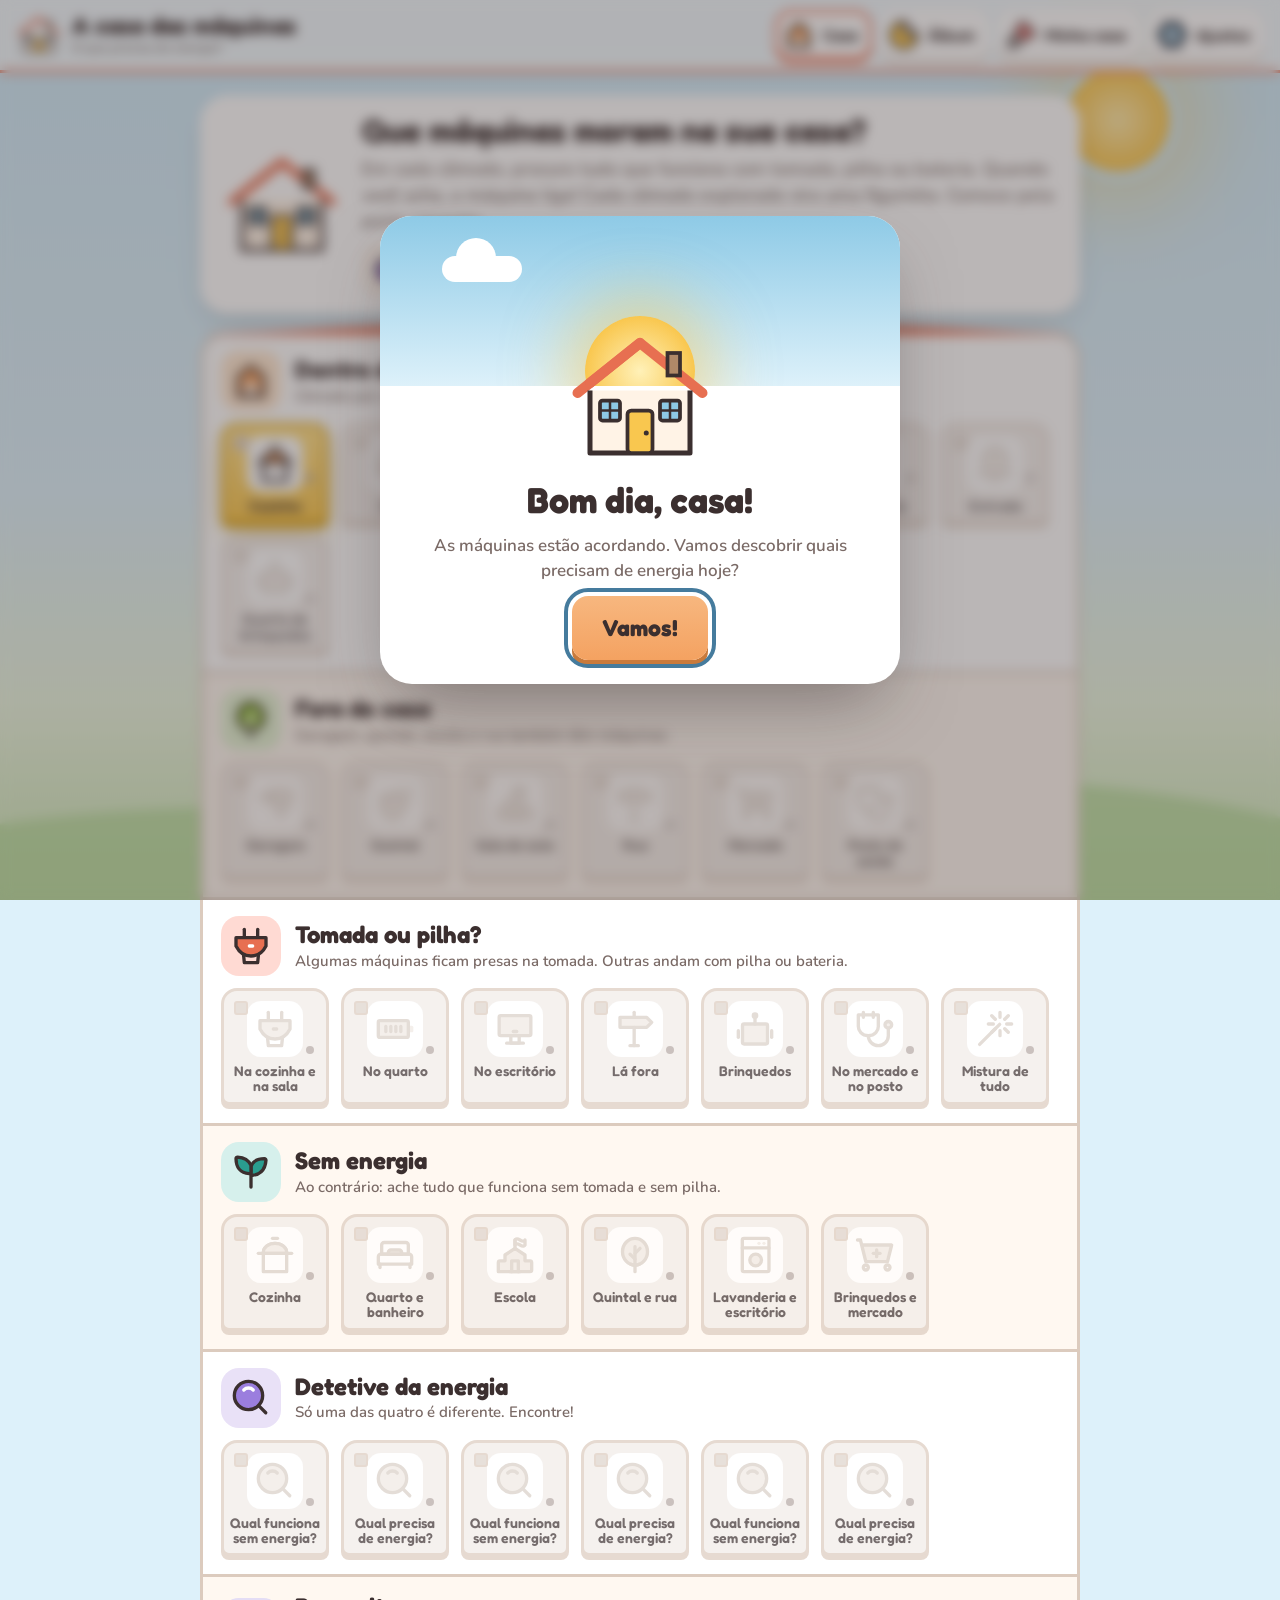
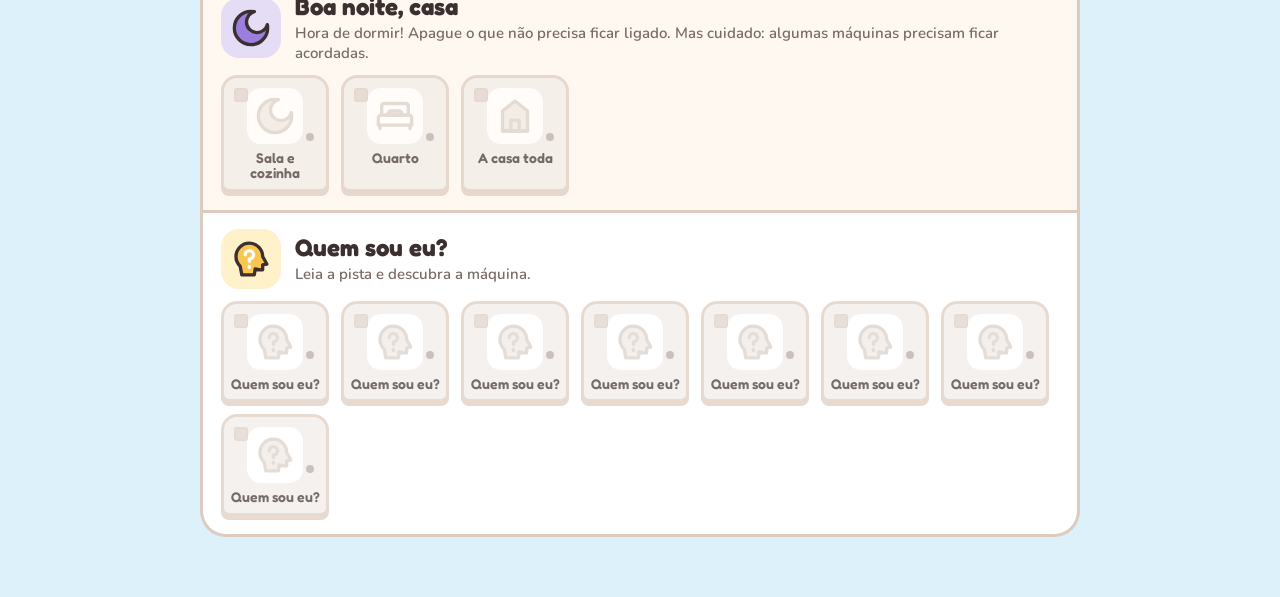
<file: index.html>
<!DOCTYPE html>
<html lang="pt-BR">
<head>
<meta charset="utf-8">
<meta name="viewport" content="width=device-width, initial-scale=1">
<meta name="color-scheme" content="light">
<meta name="theme-color" content="#DDF1FA">
<title>A casa das máquinas</title>
<meta name="description" content="Jogo para crianças: em cada cômodo da casa, ache tudo que funciona com tomada, pilha ou bateria, e descubra o que funciona sem energia nenhuma.">
<link rel="icon" href="favicon.svg" type="image/svg+xml">
<link rel="preload" href="fontes/fredoka-700.woff2" as="font" type="font/woff2" crossorigin>
<link rel="preload" href="fontes/nunito-600.woff2" as="font" type="font/woff2" crossorigin>
<link rel="stylesheet" href="estilo.css">
</head>
<body>
<div class="fundo" aria-hidden="true"></div>
<span class="nuvem" aria-hidden="true"></span><span class="nuvem n2" aria-hidden="true"></span>

<header class="barra">
  <button class="marca" id="btInicio" aria-label="Ir para a casa"><span><b>A casa das máquinas</b><small>O que precisa de energia?</small></span></button>
  <button class="bt-barra" id="btMapa"><span>Casa</span></button>
  <button class="bt-barra" id="btAlbum"><span>Álbum</span></button>
  <button class="bt-barra" id="btMinha"><span>Minha casa</span></button>
  <button class="bt-barra" id="btAjustes" aria-label="Ajustes"><span>Ajustes</span></button>
</header>

<main>
  <section class="tela" id="mapa"></section>

  <section class="tela oculto" id="jogo">
    <div class="jogo-topo">
      <button class="bt-voltar" id="btVoltar">Casa</button>
      <div class="chip" id="chipComodo"></div>
      <div class="previa" id="previa" aria-hidden="true"></div>
      <button class="bt-redondo" id="btOuvir" aria-label="Ouvir a instrução"></button>
    </div>
    <div class="pergunta" id="pergunta" aria-live="polite"></div>
    <div class="contador" id="contador"></div>
    <div class="cena" id="cena"></div>
    <div class="caixas oculto" id="caixas"></div>
    <div class="aviso" id="aviso" aria-live="polite"></div>
  </section>

  <section class="tela oculto" id="album"></section>
  <section class="tela oculto" id="minha"></section>
  <section class="tela oculto" id="ajustes"></section>
</main>

<div class="veu oculto" id="ritual" role="dialog" aria-modal="true"></div>
<div class="veu oculto" id="premio" role="dialog" aria-modal="true" aria-labelledby="premioTit"></div>

<script src="icones.js"></script>
<script src="jogo.js"></script>
</body>
</html>
</file>
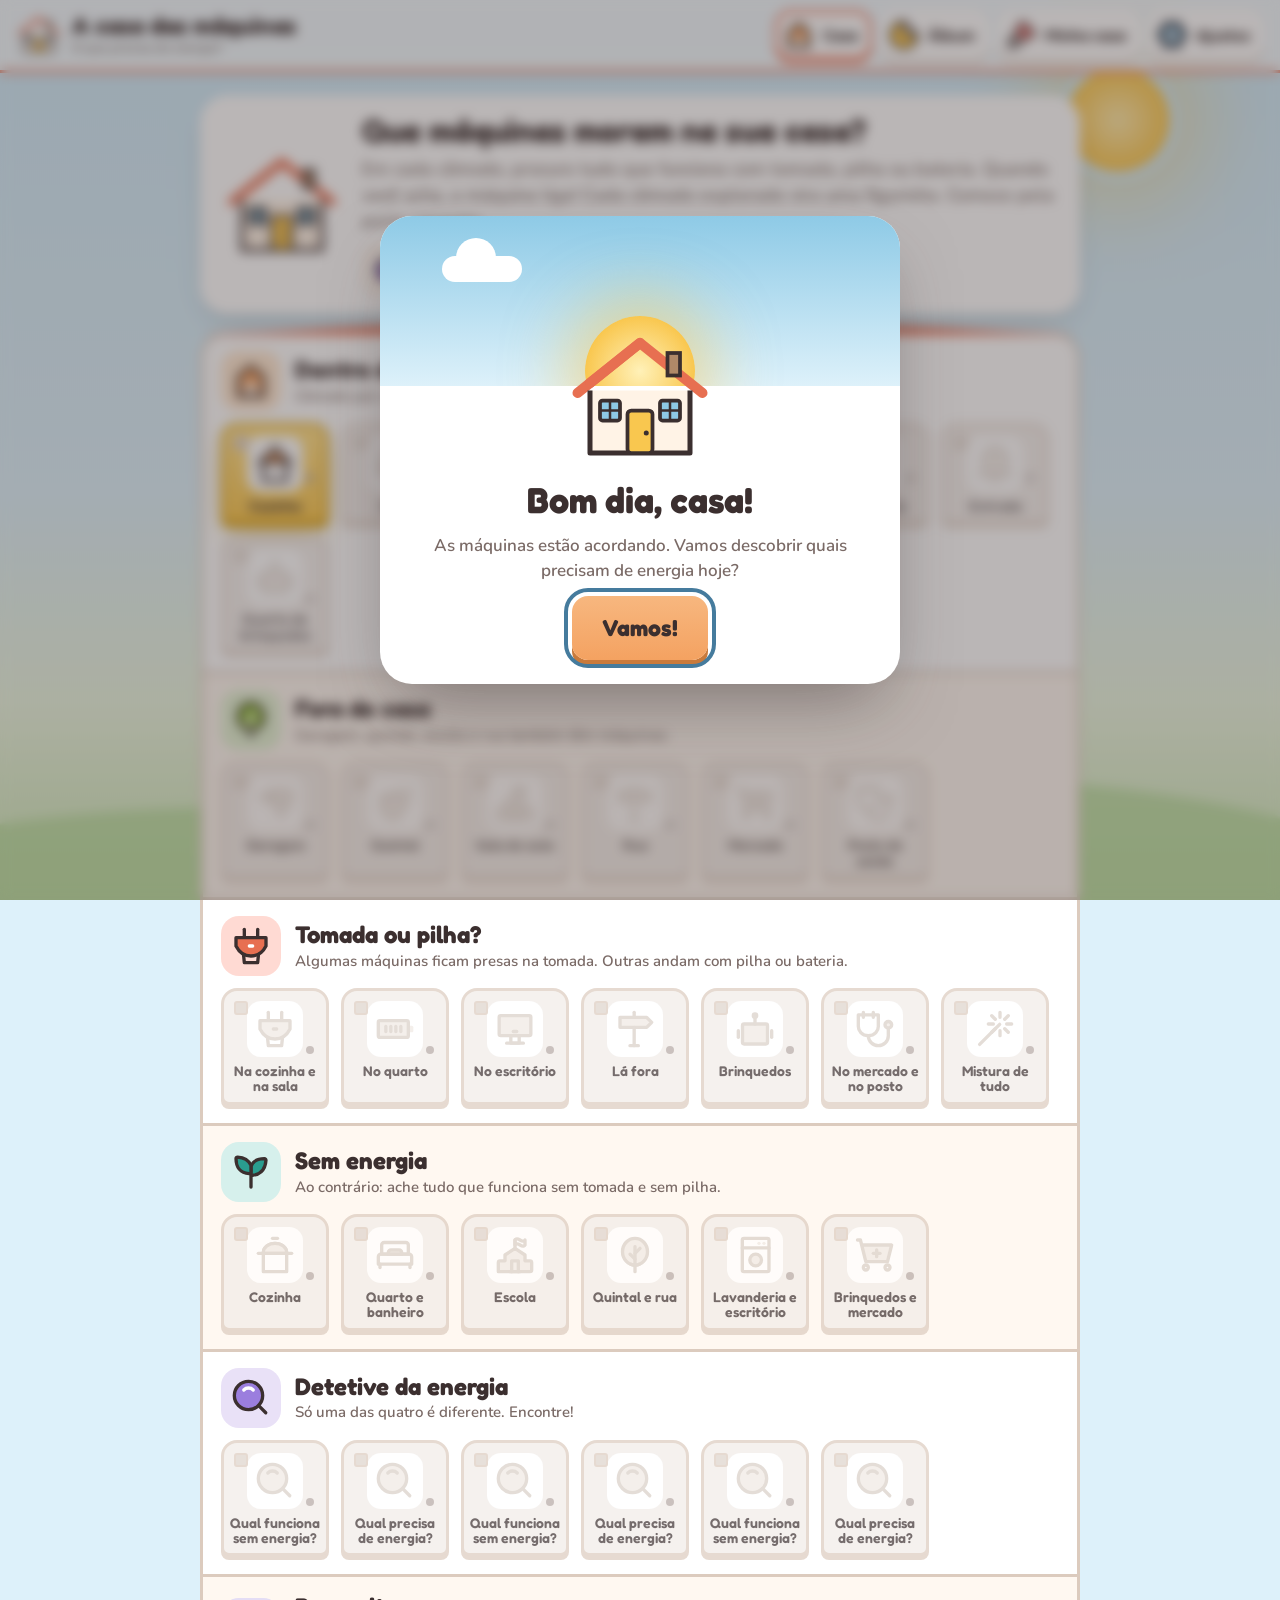
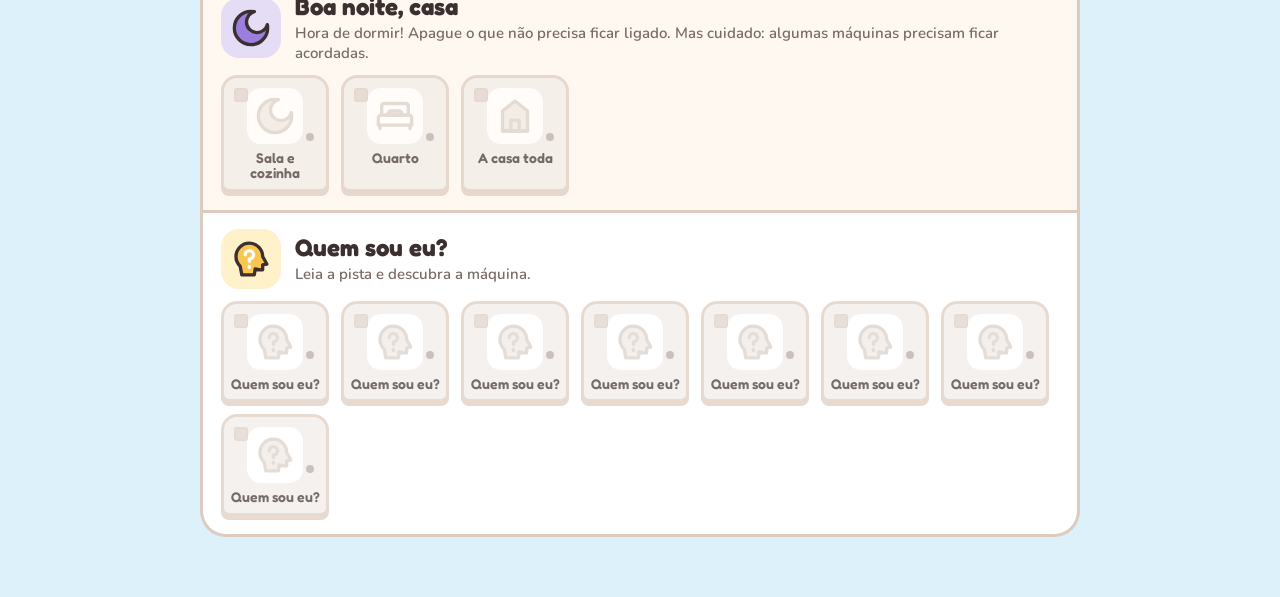
<file: CASA-DAS-TECNOLOGIAS.html>
<!DOCTYPE html>
<html lang="pt-BR"><head><meta charset="utf-8"><meta http-equiv="refresh" content="0; url=./"><link rel="canonical" href="https://casa-das-tecnologias.cliick.dev/"><title>A casa das máquinas</title></head>
<body><p>O jogo mudou de endereço: <a href="./">casa-das-tecnologias.cliick.dev</a></p></body></html>
</file>
<file: estilo.css>
@font-face{font-family:"Fredoka";src:url(fontes/fredoka-600.woff2) format("woff2");font-weight:600;font-display:swap}
@font-face{font-family:"Fredoka";src:url(fontes/fredoka-700.woff2) format("woff2");font-weight:700;font-display:swap}
@font-face{font-family:"Nunito";src:url(fontes/nunito-600.woff2) format("woff2");font-weight:600;font-display:swap}
@font-face{font-family:"Nunito";src:url(fontes/nunito-800.woff2) format("woff2");font-weight:800;font-display:swap}

:root{
  color-scheme:light;
  --tinta:#3B2F2F; --tinta-2:#7A6A66; --tinta-3:#B5A8A3;
  --ceu:#DDF1FA; --grama:#CDE8B5; --papel:#FFFFFF; --papel-2:#FFF8F1; --borda:#EFE3D9; --borda-2:#DCCBBE;
  --laranja:#F4A261; --laranja-escuro:#C97A3B; --tijolo:#E76F51; --tijolo-escuro:#B9533A; --verde:#2A9D8F; --verde-escuro:#1F7A6F; --verde-suave:#DDF1EE;
  --amarelo:#F9C74F; --amarelo-escuro:#D9A520; --amarelo-suave:#FFF3CD; --azul:#457B9D; --azul-suave:#E1EEF6;
  --sombra:0 2px 0 rgba(59,47,47,.05),0 12px 30px -12px rgba(59,47,47,.28);
  --titulo:"Fredoka","Nunito",system-ui,sans-serif; --texto:"Nunito",system-ui,sans-serif;
  --mola:cubic-bezier(.34,1.56,.64,1);
}
*{box-sizing:border-box;margin:0;padding:0}
html{background:var(--ceu)}
body{font-family:var(--texto);font-weight:600;color:var(--tinta);min-height:100vh;-webkit-tap-highlight-color:transparent;overflow-x:hidden}
button{font:inherit;color:inherit;cursor:pointer;border:none;background:none}
button:focus-visible{outline:4px solid var(--azul);outline-offset:4px;border-radius:16px}
svg{display:block}
.oculto{display:none!important}
/* céu, sol e gramado */
.fundo{position:fixed;inset:0;z-index:-1;background:linear-gradient(180deg,#CFEAF8 0%,var(--ceu) 55%,#EAF6E0 78%,var(--grama) 100%)}
.fundo::before{content:"";position:absolute;right:8%;top:60px;width:120px;height:120px;border-radius:50%;background:radial-gradient(circle,#FFE9A8 0,#F9C74F 60%,rgba(249,199,79,0) 62%);box-shadow:0 0 80px 30px rgba(249,199,79,.35);animation:sol 40s linear infinite}
.fundo::after{content:"";position:absolute;left:0;right:0;bottom:0;height:24vh;background:radial-gradient(ellipse at 20% 100%,#B5DB9A 0 30%,transparent 31%),radial-gradient(ellipse at 70% 100%,#B5DB9A 0 40%,transparent 41%);opacity:.7}
@keyframes sol{from{transform:rotate(0)}to{transform:rotate(360deg)}}
.nuvem{position:fixed;top:14%;left:-160px;width:120px;height:40px;background:#fff;border-radius:40px;opacity:.85;z-index:-1;animation:nuvem 80s linear infinite}
.nuvem::before,.nuvem::after{content:"";position:absolute;background:#fff;border-radius:50%}
.nuvem::before{width:56px;height:56px;left:18px;top:-26px}
.nuvem::after{width:40px;height:40px;left:62px;top:-16px}
.nuvem.n2{top:30%;transform:scale(.6);animation-duration:110s;animation-delay:-50s}
@keyframes nuvem{from{left:-160px}to{left:110%}}

/* ================= barra ================= */
.barra{position:sticky;top:0;z-index:20;display:flex;align-items:center;gap:8px;padding:10px 16px;background:rgba(255,255,255,.72);backdrop-filter:blur(12px);-webkit-backdrop-filter:blur(12px);border-bottom:3px solid var(--tijolo)}
.marca{display:flex;align-items:center;gap:10px;flex:1;min-width:0;text-align:left;border-radius:14px}
.marca>svg{width:46px;height:46px;flex-shrink:0}
.marca>span{min-width:0;overflow:hidden}
.marca b{display:block;font-family:var(--titulo);font-weight:700;font-size:clamp(17px,3.4vw,24px);line-height:1.1;white-space:nowrap;overflow:hidden;text-overflow:ellipsis}
.marca small{display:block;font-size:13px;color:var(--tinta-2)}
.bt-barra{display:flex;align-items:center;gap:8px;height:50px;padding:0 14px 0 8px;border-radius:16px;background:var(--papel);box-shadow:0 3px 0 var(--borda-2);font-family:var(--titulo);font-weight:600;font-size:16px;transition:transform .2s var(--mola)}
.bt-barra:hover{transform:translateY(-2px)}
.bt-barra svg{width:32px;height:32px}
.bt-barra.ativo{box-shadow:0 3px 0 var(--tijolo),inset 0 0 0 3px var(--tijolo)}

main{max-width:1000px;margin:0 auto;padding:22px 16px 60px}
.tela{display:flex;flex-direction:column;align-items:center;gap:18px}
.tela.entra{animation:entra .45s var(--mola) backwards}
@keyframes entra{from{opacity:0;transform:translateY(16px)}to{opacity:1;transform:none}}

/* ================= mapa: a casa ================= */
.cabecalho{width:100%;max-width:880px;display:flex;align-items:center;gap:20px;background:var(--papel);border-radius:28px;box-shadow:var(--sombra);padding:18px 22px}
.casinha{width:120px;flex-shrink:0;animation:boia 4s ease-in-out infinite}
@keyframes boia{0%,100%{transform:translateY(0)}50%{transform:translateY(-6px)}}
.cab-txt h1{font-family:var(--titulo);font-weight:700;font-size:clamp(22px,4.2vw,32px);line-height:1.15}
.cab-txt p{color:var(--tinta-2);font-size:clamp(15px,2.6vw,18px);margin-top:6px;line-height:1.45}
.andares{width:100%;max-width:880px;display:flex;flex-direction:column;gap:0}
.andar{background:var(--papel);border:3px solid var(--borda-2);border-top-width:0;padding:16px 18px 18px;animation:entra .5s var(--mola) backwards;position:relative}
.andar:first-child{border-top-width:3px;border-radius:26px 26px 0 0}
.andar:first-child::before{content:"";position:absolute;left:-3px;right:-3px;top:-22px;height:22px;background:var(--tijolo);border-radius:14px 14px 0 0;clip-path:polygon(0 100%,50% 0,100% 100%)}
.andar:last-child{border-radius:0 0 26px 26px}
.andar:nth-child(even){background:var(--papel-2)}
.andar-topo{display:flex;align-items:center;gap:14px;margin-bottom:12px}
.andar-ic{width:60px;height:60px;border-radius:18px;background:var(--cor);display:flex;align-items:center;justify-content:center;flex-shrink:0}
.andar-ic svg{width:40px;height:40px}
.andar h2{font-family:var(--titulo);font-weight:700;font-size:clamp(19px,3.4vw,24px);line-height:1.15}
.andar p{font-size:15px;color:var(--tinta-2);margin-top:2px}
.selo-ok{margin-left:auto;display:flex;align-items:center;gap:6px;background:var(--verde-suave);color:var(--verde-escuro);font-family:var(--titulo);font-weight:600;font-size:14px;padding:6px 12px 6px 8px;border-radius:40px;white-space:nowrap}
.selo-ok svg{width:20px;height:20px}
.portas{display:flex;gap:12px;flex-wrap:wrap}
.porta{width:108px;padding:10px 6px 8px;border-radius:16px 16px 8px 8px;background:var(--cor);border:3px solid var(--borda-2);display:flex;flex-direction:column;align-items:center;gap:6px;position:relative;transition:transform .25s var(--mola);box-shadow:0 4px 0 var(--borda-2)}
.porta::after{content:"";position:absolute;right:12px;top:50%;width:8px;height:8px;border-radius:50%;background:var(--tinta-3)}
.porta:hover{transform:translateY(-4px)}
.porta-ic{width:56px;height:56px;border-radius:14px;background:#fff;display:flex;align-items:center;justify-content:center}
.porta-ic svg{width:40px;height:40px}
.porta-nome{font-family:var(--titulo);font-weight:600;font-size:14px;text-align:center;line-height:1.1}
.porta.feita{border-color:var(--verde);box-shadow:0 4px 0 var(--verde)}
.porta.feita .porta-ic{box-shadow:inset 0 0 0 3px var(--verde)}
.porta.atual{background:linear-gradient(180deg,#FFE08A,var(--amarelo));border-color:var(--amarelo-escuro);box-shadow:0 4px 0 var(--amarelo-escuro),0 10px 24px -8px rgba(217,165,32,.8);animation:pulsa 1.8s ease-in-out infinite}
.porta.fechada{background:#F1ECE8;opacity:.7;cursor:not-allowed}
.porta.fechada:hover{transform:none}
@keyframes pulsa{0%,100%{transform:translateY(0)}50%{transform:translateY(-4px)}}

/* ================= jogo ================= */
#jogo{gap:14px}
.jogo-topo{display:flex;align-items:center;gap:10px;width:100%;max-width:900px;flex-wrap:wrap}
.bt-voltar{display:flex;align-items:center;gap:6px;height:46px;padding:0 16px 0 8px;border-radius:40px;background:var(--tinta);color:#fff;font-family:var(--titulo);font-weight:600;font-size:16px;transition:transform .2s var(--mola)}
.bt-voltar:hover{transform:translateY(-2px)}
.bt-voltar svg{width:28px;height:28px}
.chip{display:flex;align-items:center;gap:8px;background:var(--papel);border-radius:40px;padding:6px 14px 6px 6px;box-shadow:0 3px 0 var(--borda-2);font-family:var(--titulo);font-weight:600;font-size:15px}
.chip svg{width:32px;height:32px;padding:4px;border-radius:50%;background:var(--cor)}
.previa{display:flex;gap:6px;margin-left:auto;align-items:center}
.previa .pv{width:34px;height:34px;border-radius:10px;background:var(--papel);opacity:.45;display:flex;align-items:center;justify-content:center;border:2px solid var(--borda-2);transition:all .3s}
.previa .pv svg{width:22px;height:22px}
.previa .pv.f{opacity:1;border-color:var(--verde);background:var(--verde-suave)}
.previa .pv.a{opacity:1;width:44px;height:44px;border-color:var(--amarelo);background:var(--amarelo-suave);box-shadow:0 0 0 3px #fff,0 0 0 5px var(--amarelo)}
.previa .pv.a svg{width:28px;height:28px}
.bt-redondo{width:52px;height:52px;border-radius:50%;background:var(--papel);box-shadow:0 4px 0 var(--borda-2);display:flex;align-items:center;justify-content:center;transition:transform .2s var(--mola)}
.bt-redondo:hover{transform:translateY(-2px)}
.bt-redondo svg{width:32px;height:32px}
.pergunta{text-align:center;background:var(--papel);border-radius:24px;padding:14px 22px;box-shadow:var(--sombra);max-width:760px;width:100%}
.pergunta b{display:block;font-family:var(--titulo);font-weight:700;font-size:clamp(22px,4vw,30px)}
.pergunta span{display:block;color:var(--tinta-2);font-size:clamp(15px,2.6vw,18px);margin-top:4px}
.pergunta em{font-style:normal;font-weight:800;color:var(--tijolo)}
.contador{display:flex;align-items:center;gap:8px;flex-wrap:wrap;justify-content:center;font-family:var(--titulo);font-weight:600;font-size:17px;color:var(--tinta-2)}
.contador b{width:32px;height:32px;border-radius:50%;border:3px dashed var(--borda-2);background:var(--papel);display:flex;align-items:center;justify-content:center;color:#fff}
.contador b svg{width:18px;height:18px}
.contador b.ok{border:3px solid var(--verde);background:var(--verde);animation:pop .5s var(--mola)}
@keyframes pop{0%{transform:scale(.5)}60%{transform:scale(1.15)}100%{transform:scale(1)}}
/* o cômodo: grade de coisas dentro de uma "parede" */
.grade{display:grid;grid-template-columns:repeat(4,minmax(0,1fr));gap:clamp(10px,2vw,16px);width:100%;max-width:820px;padding:clamp(12px,2.4vw,20px);border-radius:28px;background:var(--cor);border:4px solid #fff;box-shadow:var(--sombra)}
.grade.dez{grid-template-columns:repeat(5,minmax(0,1fr))}
.grade.quatro{grid-template-columns:repeat(4,minmax(0,1fr));max-width:720px}
.grade.quatro .coisa{min-height:160px}
.coisa{position:relative;background:var(--papel);border-radius:22px;box-shadow:0 6px 0 var(--borda-2);display:flex;flex-direction:column;align-items:center;justify-content:center;gap:8px;padding:14px 8px 12px;min-height:130px;
  transition:transform .2s var(--mola),opacity .3s;animation:entra .5s var(--mola) backwards}
.coisa svg.ic{width:clamp(44px,8vw,68px);height:clamp(44px,8vw,68px)}
.coisa .t{font-family:var(--titulo);font-weight:600;font-size:clamp(13px,2.2vw,16px);text-align:center;line-height:1.15}
.coisa:hover{transform:translateY(-4px)}
.coisa.certa,.coisa.feita{background:var(--amarelo-suave);box-shadow:0 6px 0 var(--amarelo);cursor:default}
.coisa.certa:hover,.coisa.feita:hover{transform:none}
.coisa.fora{opacity:.45;cursor:default}
.coisa.fora:hover{transform:none}
.coisa.treme{animation:treme .45s ease!important}
@keyframes treme{0%,100%{translate:0}20%{translate:-8px}40%{translate:7px}60%{translate:-5px}80%{translate:3px}}
.selo-ok-c{position:absolute;top:-10px;right:-8px;width:36px;height:36px;border-radius:50%;color:#fff;border:4px solid #fff;display:flex;align-items:center;justify-content:center;animation:pop .5s var(--mola)}
.selo-ok-c svg{width:20px;height:20px}
.selo-ok-c.t{background:var(--tijolo)} .selo-ok-c.p{background:var(--verde)} .selo-ok-c.zero{background:var(--azul)}
.faisca{position:fixed;width:16px;height:16px;pointer-events:none;z-index:40;animation:faisca .8s ease-out forwards}
.faisca svg{width:100%;height:100%}
@keyframes faisca{0%{transform:translate(0,0) scale(.3);opacity:1}100%{transform:translate(var(--dx),var(--dy)) scale(1) rotate(120deg);opacity:0}}
.aviso{min-height:60px;display:flex;align-items:center;justify-content:center;width:100%}
.aviso-caixa{background:var(--azul-suave);border:3px solid #BFD6E6;border-radius:20px;padding:10px 20px;font-size:clamp(16px,2.8vw,19px);font-weight:800;max-width:720px;text-align:center;animation:entra .4s var(--mola)}
.aviso-caixa.bom{background:var(--verde-suave);border-color:#A9DBD4}

/* janelinha "como funciona?" */
.veu{position:fixed;inset:0;z-index:50;display:flex;align-items:center;justify-content:center;padding:16px;overflow:auto;background:rgba(59,47,47,.35);backdrop-filter:blur(6px);-webkit-backdrop-filter:blur(6px);animation:veu .3s ease}
@keyframes veu{from{opacity:0}to{opacity:1}}
.escolha-cartao{margin:auto;width:100%;max-width:520px;background:var(--papel);border-radius:30px;box-shadow:0 30px 70px -20px rgba(59,47,47,.5);padding:24px;text-align:center;display:flex;flex-direction:column;align-items:center;gap:12px;animation:sobe .45s var(--mola)}
.escolha-fig{width:110px;height:110px;border-radius:28px;background:var(--papel-2);display:flex;align-items:center;justify-content:center}
.escolha-fig svg{width:70%;height:70%}
.escolha-cartao h3{font-family:var(--titulo);font-weight:700;font-size:clamp(24px,5vw,32px)}
.escolha-cartao p{color:var(--tinta-2);font-size:17px}
.escolha-dica{background:var(--amarelo-suave);border-radius:14px;padding:8px 14px;font-weight:800;color:var(--tinta)!important;animation:entra .4s var(--mola)}
.escolha-ops{display:flex;gap:10px;flex-wrap:wrap;justify-content:center;width:100%}
.escolha-op{flex:1;min-width:130px;background:var(--papel-2);border:3px solid var(--borda);border-radius:22px;padding:14px 10px;display:flex;flex-direction:column;align-items:center;gap:8px;font-family:var(--titulo);font-weight:600;font-size:17px;box-shadow:0 5px 0 var(--borda-2);transition:transform .2s var(--mola)}
.escolha-op svg{width:52px;height:52px}
.escolha-op:hover{transform:translateY(-3px)}
.escolha-op.certa{border-color:var(--verde);background:var(--verde-suave);box-shadow:0 5px 0 var(--verde)}
.escolha-op.fora{opacity:.4;transform:scale(.95)}
@keyframes sobe{from{opacity:0;transform:translateY(40px) scale(.94)}to{opacity:1;transform:none}}

/* ================= prêmio ================= */
.cartao{margin:auto;width:100%;max-width:500px;background:var(--papel);border-radius:32px;box-shadow:0 30px 70px -20px rgba(59,47,47,.5);padding:26px 24px 22px;text-align:center;display:flex;flex-direction:column;align-items:center;gap:14px;position:relative;overflow:hidden;animation:sobe .55s var(--mola)}
.cartao::before{content:"";position:absolute;inset:0 0 auto 0;height:12px;background:var(--cor)}
.cartao h2{font-family:var(--titulo);font-weight:700;font-size:clamp(28px,6vw,38px);margin-top:6px}
.explica{background:var(--verde-suave);border-radius:20px;padding:12px 16px;font-size:clamp(16px,3vw,19px);line-height:1.45;font-weight:800;color:var(--verde-escuro)}
.fig-grande{width:140px;height:140px}
.fg-in{width:100%;height:100%;border-radius:50%;background:#fff;border:12px solid var(--cor-selo);display:flex;align-items:center;justify-content:center;box-shadow:0 0 0 5px #fff,0 16px 30px -12px rgba(59,47,47,.5);animation:vira 1s var(--mola)}
.fg-in svg{width:64%;height:64%}
@keyframes vira{from{transform:rotateY(180deg) scale(.4);opacity:0}to{transform:none;opacity:1}}
.nome-fig{display:inline-flex;gap:8px;background:var(--amarelo-suave);border-radius:40px;padding:8px 16px;font-family:var(--titulo);font-weight:600;font-size:18px}
.cartao .sub{color:var(--tinta-2);font-size:17px}
.linha-bts{display:flex;gap:10px;flex-wrap:wrap;justify-content:center;align-items:center}
.bt-principal{height:64px;padding:0 30px;border-radius:22px;background:linear-gradient(180deg,#F7B77F,var(--laranja));color:#3B2F2F;font-family:var(--titulo);font-weight:700;font-size:23px;box-shadow:0 7px 0 var(--laranja-escuro);transition:transform .2s var(--mola)}
.bt-principal:hover{transform:translateY(-2px)}
.bt-principal:active{transform:translateY(5px);box-shadow:0 2px 0 var(--laranja-escuro)}
.bt-leve{display:flex;align-items:center;gap:6px;height:52px;padding:0 16px 0 10px;border-radius:18px;background:var(--papel-2);border:2px solid var(--borda);font-family:var(--titulo);font-weight:600;font-size:16px}
.bt-leve svg{width:28px;height:28px}
.confete{position:fixed;top:-20px;width:12px;height:12px;z-index:60;pointer-events:none;animation:cai var(--dur) cubic-bezier(.25,.6,.5,1) var(--atraso) forwards}
@keyframes cai{to{transform:translate(var(--dx),105vh) rotate(var(--giro))}}

/* ================= álbum e ajustes ================= */
.titulo-tela{display:flex;align-items:center;gap:12px;font-family:var(--titulo);font-weight:700;font-size:clamp(24px,4.6vw,34px);text-align:center}
.titulo-tela svg{width:48px;height:48px}
.texto-tela{color:var(--tinta-2);font-size:17px;text-align:center;max-width:620px}
.album-grupo{width:100%;max-width:880px;background:var(--papel);border-radius:26px;box-shadow:var(--sombra);padding:16px 18px 20px;animation:entra .5s var(--mola) backwards}
.album-grupo h3{display:flex;align-items:center;gap:10px;font-family:var(--titulo);font-weight:600;font-size:20px;margin-bottom:14px}
.album-grupo h3 svg{width:40px;height:40px;padding:5px;border-radius:12px;background:var(--cor)}
.album-grade{display:grid;grid-template-columns:repeat(auto-fill,minmax(110px,1fr));gap:14px}
.selo{display:flex;flex-direction:column;align-items:center;gap:6px;font-size:14px;font-weight:800;text-align:center;color:var(--tinta-2)}
.selo .s-in{width:86px;height:86px;border-radius:50%;background:#fff;border:7px solid var(--cor-selo);display:flex;align-items:center;justify-content:center;box-shadow:0 0 0 3px #fff,0 10px 18px -8px rgba(59,47,47,.4)}
.selo .s-in svg{width:62%;height:62%}
.selo.falta .s-in{background:var(--papel-2);border:3px dashed var(--borda-2);box-shadow:none}
.selo.tem{color:var(--tinta)}
.ajustes{width:100%;max-width:600px;display:flex;flex-direction:column;gap:12px}
.ajuste{display:flex;align-items:center;gap:14px;background:var(--papel);border-radius:22px;padding:14px 16px;box-shadow:var(--sombra);text-align:left;font-size:18px;font-weight:800}
.ajuste>svg{width:46px;height:46px;flex-shrink:0;padding:5px;border-radius:14px;background:var(--papel-2)}
.ajuste .txt{flex:1}
.ajuste small{display:block;font-size:15px;font-weight:600;color:var(--tinta-2);margin-top:2px}
.chave{width:66px;height:38px;border-radius:40px;background:var(--borda-2);position:relative;flex-shrink:0;transition:background .25s}
.chave::after{content:"";position:absolute;top:4px;left:4px;width:30px;height:30px;border-radius:50%;background:#fff;box-shadow:0 2px 6px rgba(0,0,0,.2);transition:left .3s var(--mola)}
.ajuste[aria-checked="true"] .chave{background:var(--verde)}
.ajuste[aria-checked="true"] .chave::after{left:32px}
.ajuste.perigo{color:var(--tijolo-escuro)}

body.sem-animacao *,body.sem-animacao *::before,body.sem-animacao *::after{animation:none!important;transition:none!important}

@media (max-width:640px){
  .bt-barra span{display:none}
  .bt-barra{padding:0 8px}
  .marca small{display:none}
  .cabecalho{flex-direction:column;text-align:center}
  .jogo-topo .chip{display:none}
  .passos{margin-left:0}
  .grade,.grade.dez{grid-template-columns:repeat(2,minmax(0,1fr))}
  .coisa{min-height:110px}
  .porta{width:calc(50% - 6px)}
  .escolha-op{min-width:100px;font-size:15px}
}

/* ================= a cena do cômodo ================= */
.cena{position:relative;width:100%;max-width:900px;aspect-ratio:16/9;border-radius:28px;overflow:hidden;border:5px solid #fff;box-shadow:var(--sombra);background:var(--cor)}
.cena .parede{position:absolute;inset:0 0 28% 0;background:linear-gradient(180deg,rgba(255,255,255,.35),rgba(255,255,255,0) 60%),repeating-linear-gradient(90deg,rgba(255,255,255,.12) 0 2px,transparent 2px 40px),var(--cor)}
.cena .chao{position:absolute;left:0;right:0;bottom:0;height:28%;background:repeating-linear-gradient(90deg,#D9B98F 0 60px,#CFAA7C 60px 62px),#D9B98F;border-top:4px solid #B08968}
.cena .janela-cena{position:absolute;left:3%;top:2%;width:8%;aspect-ratio:1;border-radius:10px;background:linear-gradient(180deg,#BEE3F8,#E3F5FF);border:5px solid #fff;box-shadow:0 4px 0 rgba(0,0,0,.08)}
.cena .janela-cena::before,.cena .janela-cena::after{content:"";position:absolute;background:#fff}
.cena .janela-cena::before{left:50%;top:0;bottom:0;width:4px;margin-left:-2px}
.cena .janela-cena::after{top:50%;left:0;right:0;height:4px;margin-top:-2px}
.cena .prateleira{position:absolute;left:22%;right:6%;top:33%;height:8px;border-radius:4px;background:#B08968;box-shadow:0 6px 0 rgba(0,0,0,.07)}
.cena .mesa{position:absolute;left:6%;right:6%;top:74%;height:10px;border-radius:5px;background:#B08968;box-shadow:0 8px 0 rgba(0,0,0,.06)}
.cena.quatro .prateleira,.cena.quatro .mesa{display:none}
.cena .coisa{position:absolute;transform:translate(-50%,-50%) rotate(var(--gira,0deg));width:clamp(64px,11.5%,104px);min-height:0;padding:8px 4px 4px;border-radius:18px;background:rgba(255,255,255,.92);box-shadow:0 4px 0 rgba(59,47,47,.18),0 10px 16px -10px rgba(59,47,47,.5);
  display:flex;flex-direction:column;align-items:center;gap:2px;transition:transform .2s var(--mola),opacity .3s,filter .4s,background .3s;animation:surge .5s var(--mola) backwards;z-index:1}
.cena.quatro .coisa{width:clamp(88px,17%,150px);padding:14px 6px 8px}
.cena .coisa svg.ic{width:100%;height:auto;aspect-ratio:1}
.cena .coisa .t{font-family:var(--titulo);font-weight:600;font-size:clamp(10px,1.4vw,14px);line-height:1.1;text-align:center;max-height:0;overflow:hidden;opacity:0;transition:all .25s}
.cena .coisa.vista .t,.cena .coisa:hover .t,.cena.quatro .coisa .t{max-height:34px;opacity:1}
.cena .coisa:hover{transform:translate(-50%,-56%) rotate(var(--gira,0deg)) scale(1.06);z-index:3}
.cena .coisa.fora{opacity:.5;filter:grayscale(.8)}
.cena .coisa.treme{animation:treme .45s ease!important}
.cena .coisa.selecionada{box-shadow:0 0 0 4px var(--amarelo),0 10px 16px -10px rgba(59,47,47,.5);z-index:3}
.cena .coisa.arrastando{opacity:.35}
@keyframes surge{from{opacity:0;transform:translate(-50%,-30%) scale(.5)}to{opacity:1;transform:translate(-50%,-50%) rotate(var(--gira,0deg))}}
/* máquina ligada: brilho + efeito de cada tipo */
.coisa.ligada{background:#FFF9E8;box-shadow:0 0 0 3px var(--amarelo),0 0 22px rgba(249,199,79,.7)}
.coisa.ligada::before{content:"";position:absolute;top:6px;left:6px;width:8px;height:8px;border-radius:50%;background:#4ADE80;box-shadow:0 0 8px #4ADE80;animation:pisca 1.2s ease-in-out infinite}
.coisa.ligada[data-fx=giro] svg.ic{animation:giro 1.6s linear infinite}
.coisa.ligada[data-fx=luz]{box-shadow:0 0 0 3px var(--amarelo),0 0 40px 10px rgba(249,199,79,.75)}
.coisa.ligada[data-fx=luz] svg.ic{filter:drop-shadow(0 0 10px #FFD166);animation:brilha 1.8s ease-in-out infinite}
.coisa.ligada[data-fx=tela] svg.ic{animation:tela 2.4s ease-in-out infinite;filter:drop-shadow(0 0 8px #8ECAE6)}
.coisa.ligada[data-fx=vapor]::after{content:"";position:absolute;left:50%;top:-6px;width:10px;height:10px;border-radius:50%;background:rgba(255,255,255,.9);box-shadow:-14px -8px 0 -2px rgba(255,255,255,.7),14px -12px 0 -1px rgba(255,255,255,.6);animation:vapor 1.6s ease-out infinite}
.coisa.ligada[data-fx=som]::after{content:"";position:absolute;inset:-8px;border-radius:24px;border:3px solid rgba(69,123,157,.5);animation:onda 1.4s ease-out infinite}
.coisa.desligada{background:#EDE6F7;filter:saturate(.4) brightness(.9)}
.coisa.protesta{box-shadow:0 0 0 4px var(--tijolo),0 0 24px rgba(231,111,81,.6)!important}
@keyframes pisca{0%,100%{opacity:1}50%{opacity:.3}}
@keyframes giro{to{transform:rotate(360deg)}}
@keyframes brilha{0%,100%{transform:scale(1)}50%{transform:scale(1.08)}}
@keyframes tela{0%,100%{filter:drop-shadow(0 0 6px #8ECAE6)}50%{filter:drop-shadow(0 0 14px #5FD0FF)}}
@keyframes vapor{0%{transform:translate(-50%,0) scale(.6);opacity:.9}100%{transform:translate(-50%,-26px) scale(1.3);opacity:0}}
@keyframes onda{0%{transform:scale(.9);opacity:.9}100%{transform:scale(1.35);opacity:0}}
/* apagão: lanterna */
.cena.escuro .parede,.cena.escuro .chao,.cena.escuro .janela-cena{filter:brightness(.55) saturate(.6)}
.cena.escuro .coisa{background:rgba(255,255,255,.85)}
.cena .lanterna{position:absolute;inset:0;z-index:5;pointer-events:none;background:radial-gradient(circle at var(--lx,50%) var(--ly,50%),rgba(6,10,40,0) 0,rgba(6,10,40,0) 70px,rgba(6,10,40,.55) 120px,rgba(6,10,40,.93) 190px);transition:background .05s}
.cena.escuro::after{content:"";position:absolute;left:var(--lx,50%);top:var(--ly,50%);width:150px;height:150px;margin:-75px 0 0 -75px;border-radius:50%;pointer-events:none;z-index:6;box-shadow:inset 0 0 30px rgba(255,236,170,.35);background:radial-gradient(circle,rgba(255,236,170,.18) 0,rgba(255,236,170,0) 70%)}
/* boa noite: cena escurece devagar */
.cena.dormir .parede{background:linear-gradient(180deg,#3F3A6B,#5A5490)}
.cena.dormir .janela-cena{background:radial-gradient(circle at 30% 30%,#FFF1B8 0 12%,transparent 13%),#1E2555}
.cena.dormir .chao{filter:brightness(.6)}
/* caixas para classificar */
.caixas{display:flex;gap:12px;flex-wrap:wrap;justify-content:center;width:100%;max-width:900px}
.caixa{flex:1;min-width:150px;background:var(--papel);border:4px dashed var(--borda-2);border-radius:22px;padding:12px 10px;display:flex;flex-direction:column;align-items:center;gap:6px;font-family:var(--titulo);font-weight:600;font-size:17px;transition:transform .2s var(--mola),border-color .2s,background .2s}
.caixa svg{width:48px;height:48px}
.caixa.sobre{border-color:var(--amarelo);background:var(--amarelo-suave);transform:scale(1.05)}
.caixa.acertou{border-color:var(--verde);background:var(--verde-suave);animation:pop .5s var(--mola)}
.caixa.treme{animation:treme .45s ease}
.fantasma{position:fixed;z-index:80;width:90px;transform:translate(-50%,-50%) rotate(-4deg) scale(1.1);pointer-events:none;background:#fff;border-radius:18px;padding:8px 4px 4px;box-shadow:0 14px 30px -10px rgba(0,0,0,.5);display:flex;flex-direction:column;align-items:center}
.fantasma svg{width:100%;height:auto}
.fantasma .t{font-family:var(--titulo);font-size:12px;text-align:center}
/* portas do mapa com janelinha acesa */
.porta .janela{position:absolute;left:10px;top:10px;width:14px;height:14px;border-radius:3px;background:#DDD3CB;border:2px solid var(--borda-2)}
.porta.feita .janela{background:radial-gradient(circle,#FFF1B8,#F9C74F);border-color:var(--amarelo-escuro);box-shadow:0 0 10px rgba(249,199,79,.9)}
.casinha .jan{transition:fill .6s}
.casinha.acesa .jan{fill:#FFE08A}
.bt-noite{margin-top:10px;align-self:flex-start}
/* rituais */
.ritual-cartao{margin:auto;width:100%;max-width:520px;background:var(--papel);border-radius:32px;box-shadow:0 30px 70px -20px rgba(59,47,47,.5);padding:0 24px 24px;text-align:center;display:flex;flex-direction:column;align-items:center;gap:12px;overflow:hidden;animation:sobe .55s var(--mola)}
.ritual-cartao>svg{width:150px;margin-top:-70px;position:relative;z-index:1}
.ritual-cartao h2{font-family:var(--titulo);font-weight:700;font-size:clamp(26px,6vw,36px)}
.ritual-cartao p{color:var(--tinta-2);font-size:17px;line-height:1.5;max-width:420px}
.ceu-ritual{width:calc(100% + 48px);height:170px;margin:0 -24px;background:linear-gradient(180deg,#8ECAE6,#DDF1FA);position:relative;overflow:hidden}
.ceu-ritual.noite{background:linear-gradient(180deg,#141A4A,#3F3A6B)}
.sol-ritual{position:absolute;left:50%;bottom:-40px;width:110px;height:110px;margin-left:-55px;border-radius:50%;background:radial-gradient(circle,#FFF1B8,#F9C74F 70%);box-shadow:0 0 60px 20px rgba(249,199,79,.5);animation:nasce 1.8s ease-out forwards}
.nuvem-ritual{position:absolute;left:12%;top:40px;width:80px;height:26px;border-radius:30px;background:#fff;animation:passa 12s linear infinite}
.nuvem-ritual::before{content:"";position:absolute;left:14px;top:-18px;width:40px;height:40px;border-radius:50%;background:#fff}
.lua-ritual{position:absolute;right:18%;top:26px;width:60px;height:60px;border-radius:50%;background:#FFF1B8;box-shadow:inset -14px -6px 0 #E6D28F,0 0 30px rgba(255,241,184,.6)}
.ceu-ritual.noite i{position:absolute;width:5px;height:5px;border-radius:50%;background:#fff;animation:pisca 2s ease-in-out infinite}
.ceu-ritual.noite i:nth-child(2){left:15%;top:30%}.ceu-ritual.noite i:nth-child(3){left:35%;top:20%;animation-delay:.4s}.ceu-ritual.noite i:nth-child(4){left:55%;top:45%;animation-delay:.8s}.ceu-ritual.noite i:nth-child(5){left:70%;top:15%;animation-delay:1.2s}.ceu-ritual.noite i:nth-child(6){left:88%;top:55%;animation-delay:.6s}
.ritual-cartao.noite>svg .jan{fill:#FFE08A;transition:fill 1.2s}
.ritual-cartao.noite.apagando>svg .j1{fill:#2A2F5E;transition-delay:.8s}
.ritual-cartao.noite.apagando>svg .j2{fill:#2A2F5E;transition-delay:1.8s}
@keyframes nasce{from{transform:translateY(80px)}to{transform:translateY(0)}}
@keyframes passa{from{transform:translateX(-120px)}to{transform:translateX(520px)}}
/* minha casa */
.paleta{display:flex;gap:10px;flex-wrap:wrap;justify-content:center;background:var(--papel);border-radius:22px;padding:12px;box-shadow:var(--sombra);max-width:880px;width:100%;min-height:76px}
.adesivo{width:56px;height:56px;border-radius:50%;background:#fff;border:4px solid var(--amarelo);display:flex;align-items:center;justify-content:center;transition:transform .2s var(--mola);box-shadow:0 4px 10px -4px rgba(0,0,0,.3)}
.adesivo svg{width:64%;height:64%}
.adesivo:hover{transform:scale(1.1) rotate(-6deg)}
.adesivo.escolhido{border-color:var(--verde);box-shadow:0 0 0 4px var(--verde-suave),0 0 0 7px var(--verde);transform:scale(1.12)}
.casa-minha{width:100%;max-width:880px;display:grid;grid-template-columns:repeat(2,minmax(0,1fr));gap:14px}
.quarto-minha{border:4px solid #fff;border-radius:24px;box-shadow:var(--sombra);min-height:220px;display:flex;flex-direction:column;overflow:hidden;transition:background .4s}
.qm-topo{display:flex;align-items:center;gap:8px;padding:10px 12px;background:rgba(255,255,255,.55);font-family:var(--titulo);font-weight:600;font-size:17px}
.qm-topo svg{width:30px;height:30px}
.qm-cores{margin-left:auto;display:flex;gap:4px}
.qm-cor{width:22px;height:22px;border-radius:50%;border:2px solid #fff;box-shadow:0 0 0 1px rgba(0,0,0,.15)}
.qm-cor.atual{box-shadow:0 0 0 3px var(--tinta)}
.qm-area{flex:1;display:flex;flex-wrap:wrap;gap:10px;align-content:flex-start;padding:14px;cursor:pointer;min-height:150px;background:linear-gradient(180deg,transparent 70%,rgba(176,137,104,.35) 70%)}
.qm-area .adesivo.colocado{transform:rotate(var(--gira,0deg));width:62px;height:62px}
.qm-area .adesivo.colocado:hover{transform:rotate(var(--gira,0deg)) scale(1.08)}
.qm-vazio{align-self:center;margin:auto;color:var(--tinta-2);font-size:15px;text-align:center;padding:0 10px}
/* modo turma */
body.turma{font-size:118%}
body.turma .pergunta b{font-size:clamp(28px,4.6vw,40px)}
body.turma .pergunta span{font-size:clamp(18px,3vw,24px)}
body.turma .cena .coisa{width:clamp(80px,13.5%,124px)}
body.turma .cena .coisa .t{max-height:34px;opacity:1;font-size:clamp(12px,1.6vw,16px)}
body.turma .aviso-caixa{font-size:clamp(19px,3vw,24px)}
body.turma .caixa{font-size:21px}
@media (max-width:640px){
  .cena{aspect-ratio:4/5}
  .cena .coisa{width:clamp(60px,20%,84px)}
  .cena.quatro .coisa{width:clamp(76px,30%,110px)}
  .cena .coisa .t{max-height:34px;opacity:1}
  .casa-minha{grid-template-columns:1fr}
  .previa .pv{width:26px;height:26px}
  .previa .pv svg{width:16px;height:16px}
  .previa .pv.a{width:34px;height:34px}
  .bt-noite{align-self:center}
}
</file>
